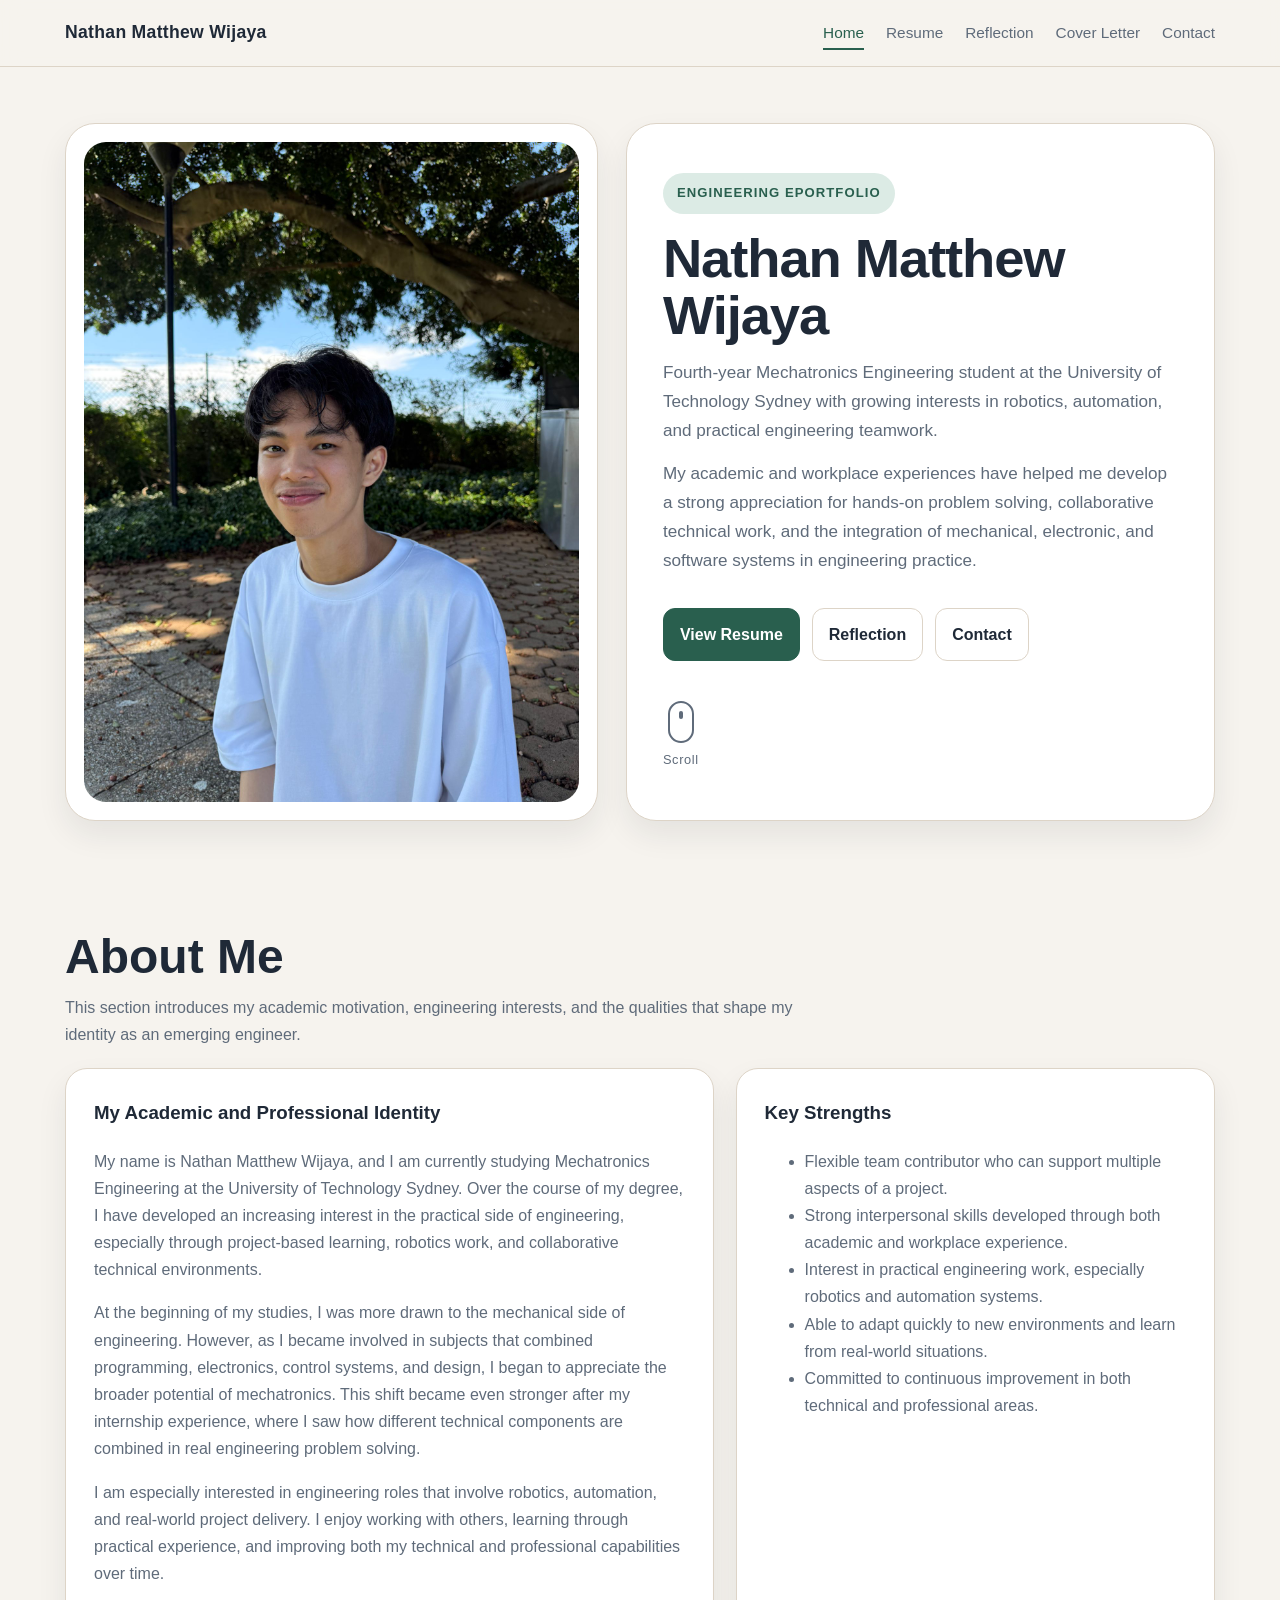
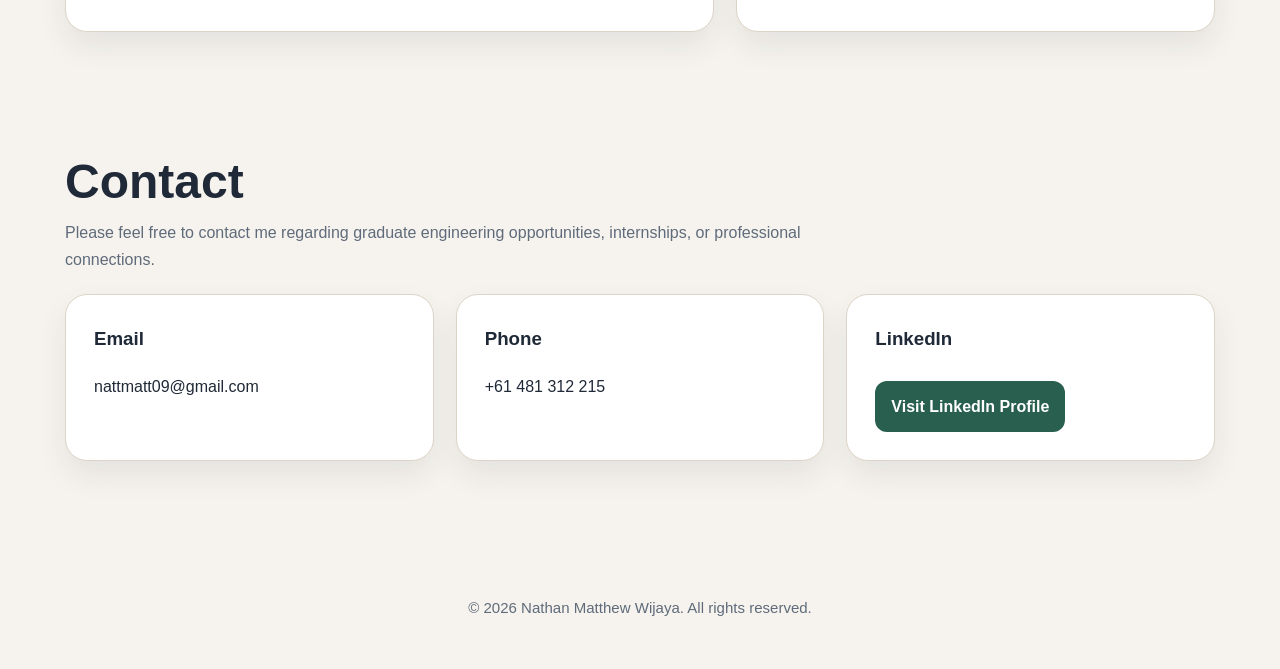
<file: index.html>
<!DOCTYPE html>
<html lang="en">
<head>
  <meta charset="UTF-8" />
  <meta name="viewport" content="width=device-width, initial-scale=1.0" />
  <title>Nathan Matthew Wijaya | Home</title>
  <link rel="stylesheet" href="style.css" />
</head>
<body>
  <header class="navbar">
    <div class="nav-inner">
      <div class="brand">Nathan Matthew Wijaya</div>
      <nav class="nav-links">
        <a href="index.html" class="active">Home</a>
        <a href="resume.html">Resume</a>
        <a href="reflection.html">Reflection</a>
        <a href="cover-letter.html">Cover Letter</a>
        <a href="contact.html">Contact</a>
      </nav>
    </div>
  </header>

  <main>
    <section class="hero">
      <div class="container">
        <div class="hero-grid">
          <div class="hero-photo reveal">
            <img src="profile.jpeg" alt="Nathan Matthew Wijaya portrait" />
          </div>

          <div class="hero-text reveal delay-1">
            <span class="kicker">Engineering ePortfolio</span>
            <h1>Nathan Matthew Wijaya</h1>
            <p>
              Fourth-year Mechatronics Engineering student at the University of Technology Sydney with growing interests in robotics, automation, and practical engineering teamwork.
            </p>
            <p>
              My academic and workplace experiences have helped me develop a strong appreciation for hands-on problem solving, collaborative technical work, and the integration of mechanical, electronic, and software systems in engineering practice.
            </p>

            <div class="hero-actions">
              <a href="resume.html" class="btn btn-primary">View Resume</a>
              <a href="reflection.html" class="btn">Reflection</a>
              <a href="#home-contact" class="btn">Contact</a>
            </div>

            <div class="scroll-indicator reveal delay-2">
              <a href="#about-section">
                <div class="mouse"></div>
                <span>Scroll</span>
              </a>
            </div>
          </div>
        </div>
      </div>
    </section>

    <section id="about-section" class="section">
      <div class="container">
        <div class="page-header reveal">
          <h1>About Me</h1>
          <p>
            This section introduces my academic motivation, engineering interests, and the qualities that shape my identity as an emerging engineer.
          </p>
        </div>

        <div class="two-col">
          <div class="card reveal delay-1">
            <h3>My Academic and Professional Identity</h3>
            <p class="muted">
              My name is Nathan Matthew Wijaya, and I am currently studying Mechatronics Engineering at the University of Technology Sydney. Over the course of my degree, I have developed an increasing interest in the practical side of engineering, especially through project-based learning, robotics work, and collaborative technical environments.
            </p>
            <p class="muted">
              At the beginning of my studies, I was more drawn to the mechanical side of engineering. However, as I became involved in subjects that combined programming, electronics, control systems, and design, I began to appreciate the broader potential of mechatronics. This shift became even stronger after my internship experience, where I saw how different technical components are combined in real engineering problem solving.
            </p>
            <p class="muted">
              I am especially interested in engineering roles that involve robotics, automation, and real-world project delivery. I enjoy working with others, learning through practical experience, and improving both my technical and professional capabilities over time.
            </p>
          </div>

          <div class="card reveal delay-2">
            <h3>Key Strengths</h3>
            <ul class="muted">
              <li>Flexible team contributor who can support multiple aspects of a project.</li>
              <li>Strong interpersonal skills developed through both academic and workplace experience.</li>
              <li>Interest in practical engineering work, especially robotics and automation systems.</li>
              <li>Able to adapt quickly to new environments and learn from real-world situations.</li>
              <li>Committed to continuous improvement in both technical and professional areas.</li>
            </ul>
          </div>
        </div>
      </div>
    </section>

    <section id="home-contact" class="section">
      <div class="container">
        <div class="page-header reveal">
          <h1>Contact</h1>
          <p>
            Please feel free to contact me regarding graduate engineering opportunities, internships, or professional connections.
          </p>
        </div>

        <div class="contact-grid">
          <div class="card reveal delay-1">
            <h3>Email</h3>
            <a href="mailto:nattmatt09@gmail.com">nattmatt09@gmail.com</a>
          </div>

          <div class="card reveal delay-2">
            <h3>Phone</h3>
            <a href="tel:+61481312215">+61 481 312 215</a>
          </div>

          <div class="card reveal delay-3">
            <h3>LinkedIn</h3>
            <a href="https://www.linkedin.com/in/nathanboingg/" target="_blank" class="linkedin-button">Visit LinkedIn Profile</a>
          </div>
        </div>
      </div>
    </section>
  </main>

  <footer class="reveal delay-3">
    © 2026 Nathan Matthew Wijaya. All rights reserved.
  </footer>

  <script src="script.js"></script>
</body>
</html>
</file>
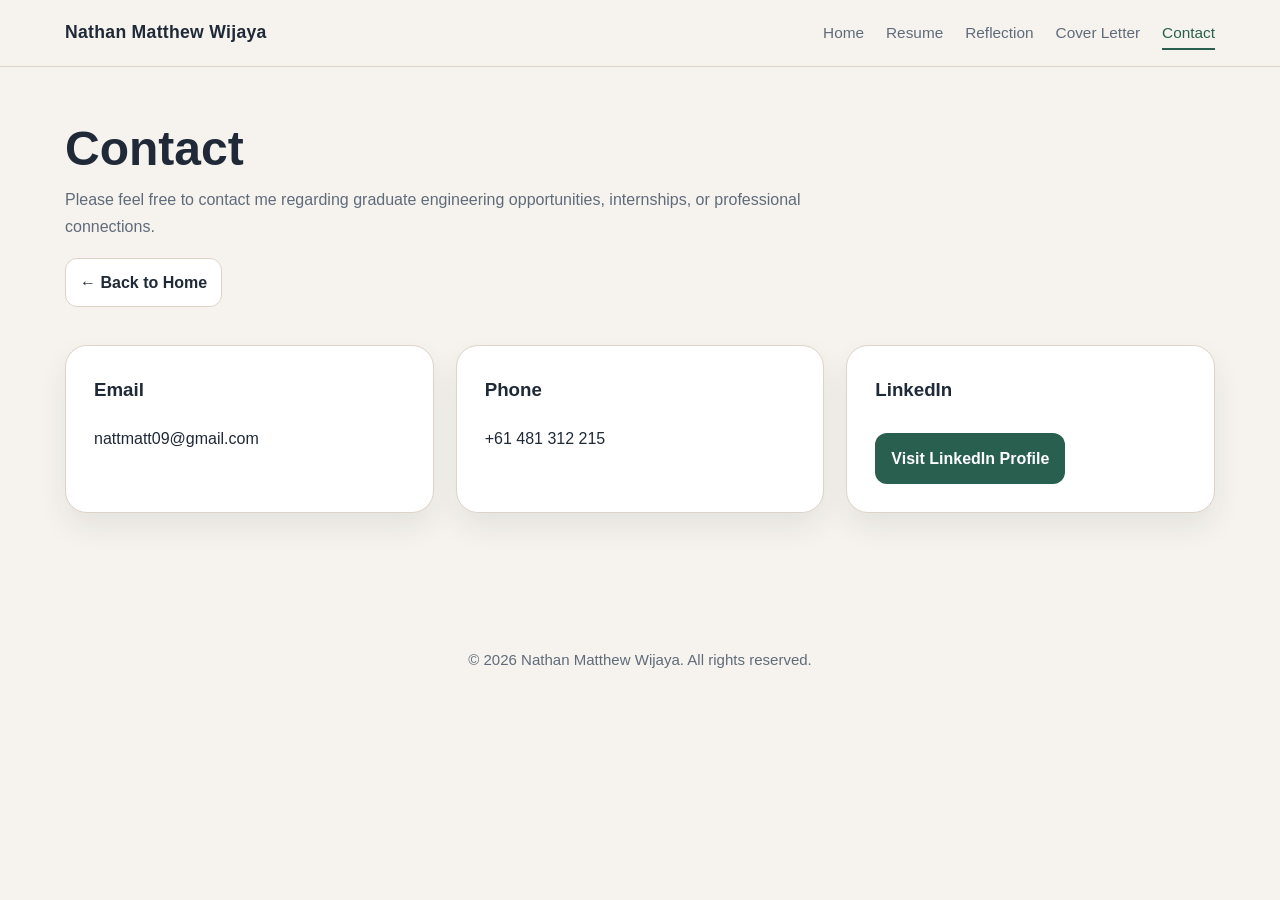
<file: contact.html>
<!DOCTYPE html>
<html lang="en">
<head>
  <meta charset="UTF-8" />
  <meta name="viewport" content="width=device-width, initial-scale=1.0" />
  <title>Nathan Matthew Wijaya | Contact</title>
  <link rel="stylesheet" href="style.css" />
</head>
<body>
  <header class="navbar">
    <div class="nav-inner">
      <div class="brand">Nathan Matthew Wijaya</div>
      <nav class="nav-links">
        <a href="index.html">Home</a>
        <a href="resume.html">Resume</a>
        <a href="reflection.html">Reflection</a>
        <a href="cover-letter.html">Cover Letter</a>
        <a href="contact.html" class="active">Contact</a>
      </nav>
    </div>
  </header>

  <main class="container">
    <div class="page-header reveal">
      <h1>Contact</h1>
      <p>
        Please feel free to contact me regarding graduate engineering opportunities, internships, or professional connections.
      </p>
      <a href="index.html" class="back-home">← Back to Home</a>
    </div>

    <section class="section">
      <div class="contact-grid">
        <div class="card reveal delay-1">
          <h3>Email</h3>
          <a href="mailto:nattmatt09@gmail.com">nattmatt09@gmail.com</a>
        </div>

        <div class="card reveal delay-2">
          <h3>Phone</h3>
          <a href="tel:+61481312215">+61 481 312 215</a>
        </div>

        <div class="card reveal delay-3">
          <h3>LinkedIn</h3>
          <a href="https://www.linkedin.com/in/nathanboingg/" target="_blank" class="linkedin-button">Visit LinkedIn Profile</a>
        </div>
      </div>
    </section>
  </main>

  <footer class="reveal delay-4">
    © 2026 Nathan Matthew Wijaya. All rights reserved.
  </footer>

  <script src="script.js"></script>
</body>
</html>
</file>
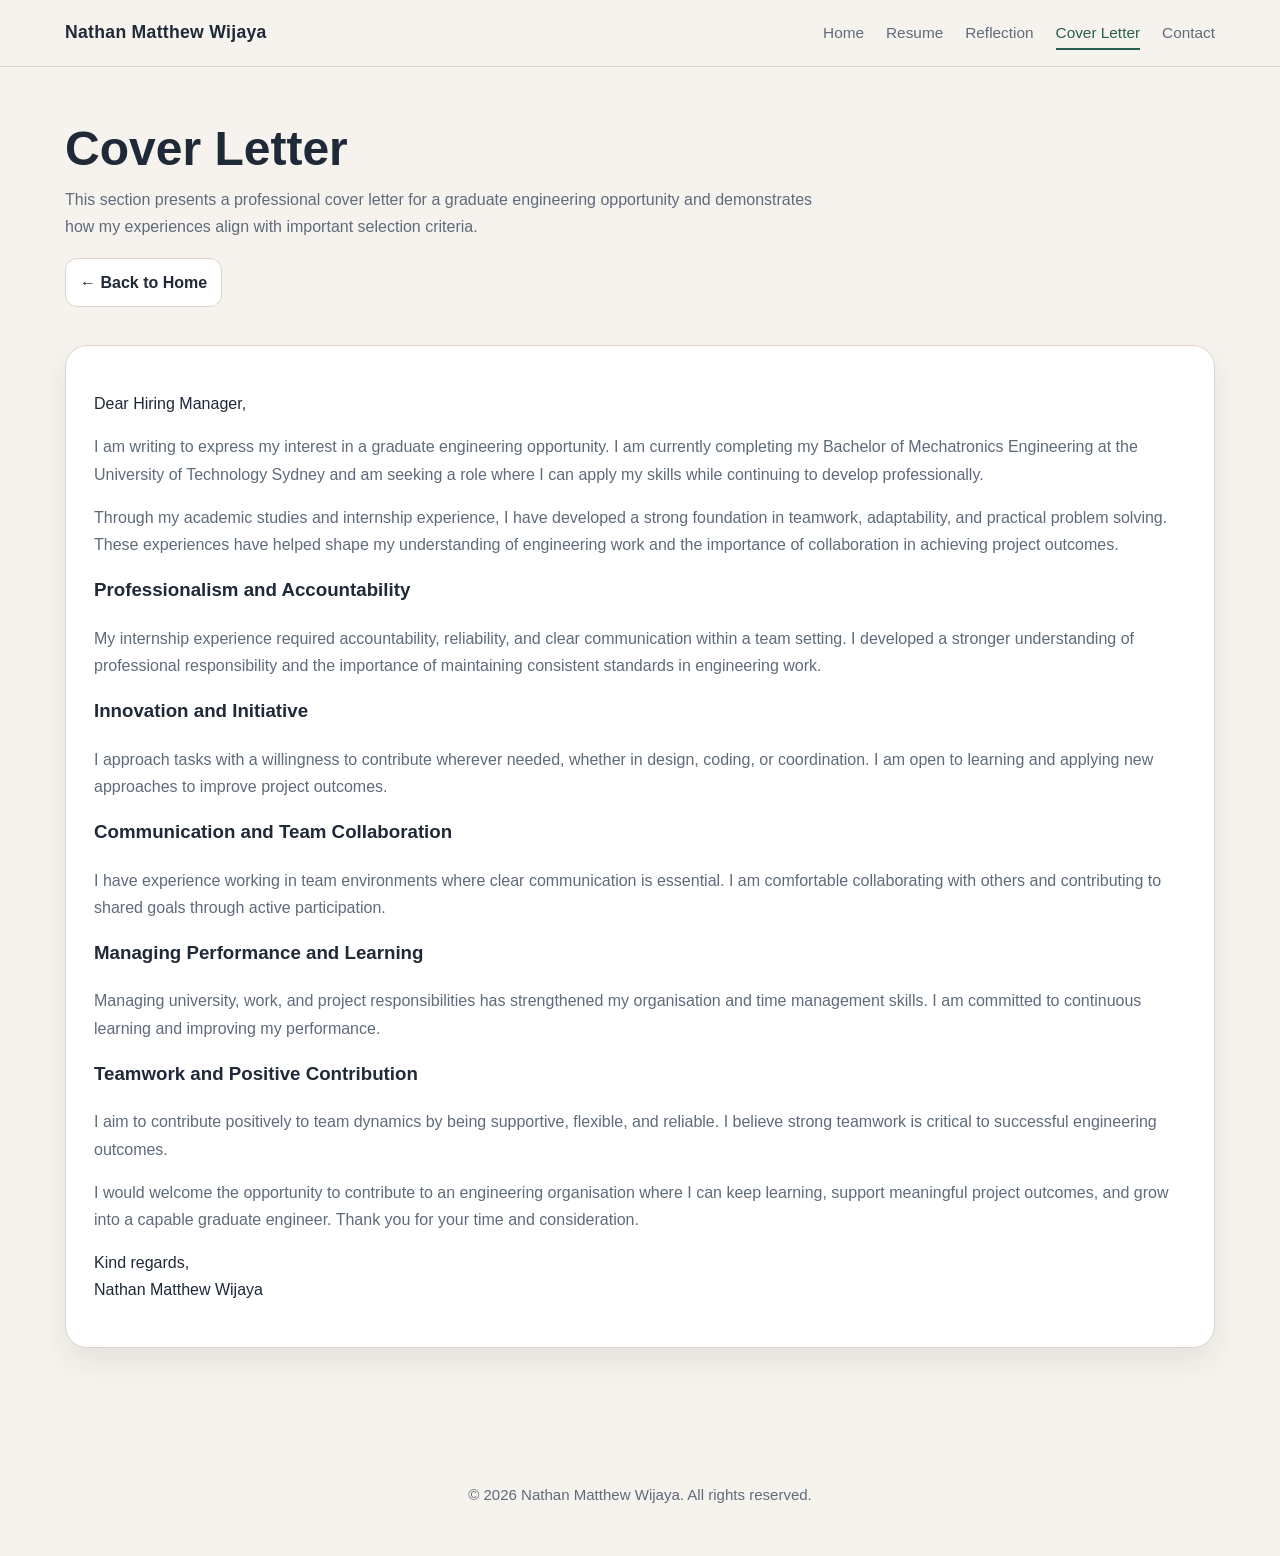
<file: cover-letter.html>
<!DOCTYPE html>
<html lang="en">
<head>
  <meta charset="UTF-8" />
  <meta name="viewport" content="width=device-width, initial-scale=1.0" />
  <title>Nathan Matthew Wijaya | Cover Letter</title>
  <link rel="stylesheet" href="style.css" />
</head>
<body>
  <header class="navbar">
    <div class="nav-inner">
      <div class="brand">Nathan Matthew Wijaya</div>
      <nav class="nav-links">
        <a href="index.html">Home</a>
        <a href="resume.html">Resume</a>
        <a href="reflection.html">Reflection</a>
        <a href="cover-letter.html" class="active">Cover Letter</a>
        <a href="contact.html">Contact</a>
      </nav>
    </div>
  </header>

  <main class="container">
    <div class="page-header reveal">
      <h1>Cover Letter</h1>
      <p>
        This section presents a professional cover letter for a graduate engineering opportunity and demonstrates how my experiences align with important selection criteria.
      </p>
      <a href="index.html" class="back-home">← Back to Home</a>
    </div>

    <section class="section">
      <div class="card reveal delay-1">
        <p>Dear Hiring Manager,</p>

        <p class="muted">
          I am writing to express my interest in a graduate engineering opportunity. I am currently completing my Bachelor of Mechatronics Engineering at the University of Technology Sydney and am seeking a role where I can apply my skills while continuing to develop professionally.
        </p>

        <p class="muted">
          Through my academic studies and internship experience, I have developed a strong foundation in teamwork, adaptability, and practical problem solving. These experiences have helped shape my understanding of engineering work and the importance of collaboration in achieving project outcomes.
        </p>

        <h3>Professionalism and Accountability</h3>
        <p class="muted">
          My internship experience required accountability, reliability, and clear communication within a team setting. I developed a stronger understanding of professional responsibility and the importance of maintaining consistent standards in engineering work.
        </p>

        <h3>Innovation and Initiative</h3>
        <p class="muted">
          I approach tasks with a willingness to contribute wherever needed, whether in design, coding, or coordination. I am open to learning and applying new approaches to improve project outcomes.
        </p>

        <h3>Communication and Team Collaboration</h3>
        <p class="muted">
          I have experience working in team environments where clear communication is essential. I am comfortable collaborating with others and contributing to shared goals through active participation.
        </p>

        <h3>Managing Performance and Learning</h3>
        <p class="muted">
          Managing university, work, and project responsibilities has strengthened my organisation and time management skills. I am committed to continuous learning and improving my performance.
        </p>

        <h3>Teamwork and Positive Contribution</h3>
        <p class="muted">
          I aim to contribute positively to team dynamics by being supportive, flexible, and reliable. I believe strong teamwork is critical to successful engineering outcomes.
        </p>

        <p class="muted">
          I would welcome the opportunity to contribute to an engineering organisation where I can keep learning, support meaningful project outcomes, and grow into a capable graduate engineer. Thank you for your time and consideration.
        </p>

        <p>Kind regards,<br>Nathan Matthew Wijaya</p>
      </div>
    </section>
  </main>

  <footer class="reveal delay-3">
    © 2026 Nathan Matthew Wijaya. All rights reserved.
  </footer>

  <script src="script.js"></script>
</body>
</html>
</file>
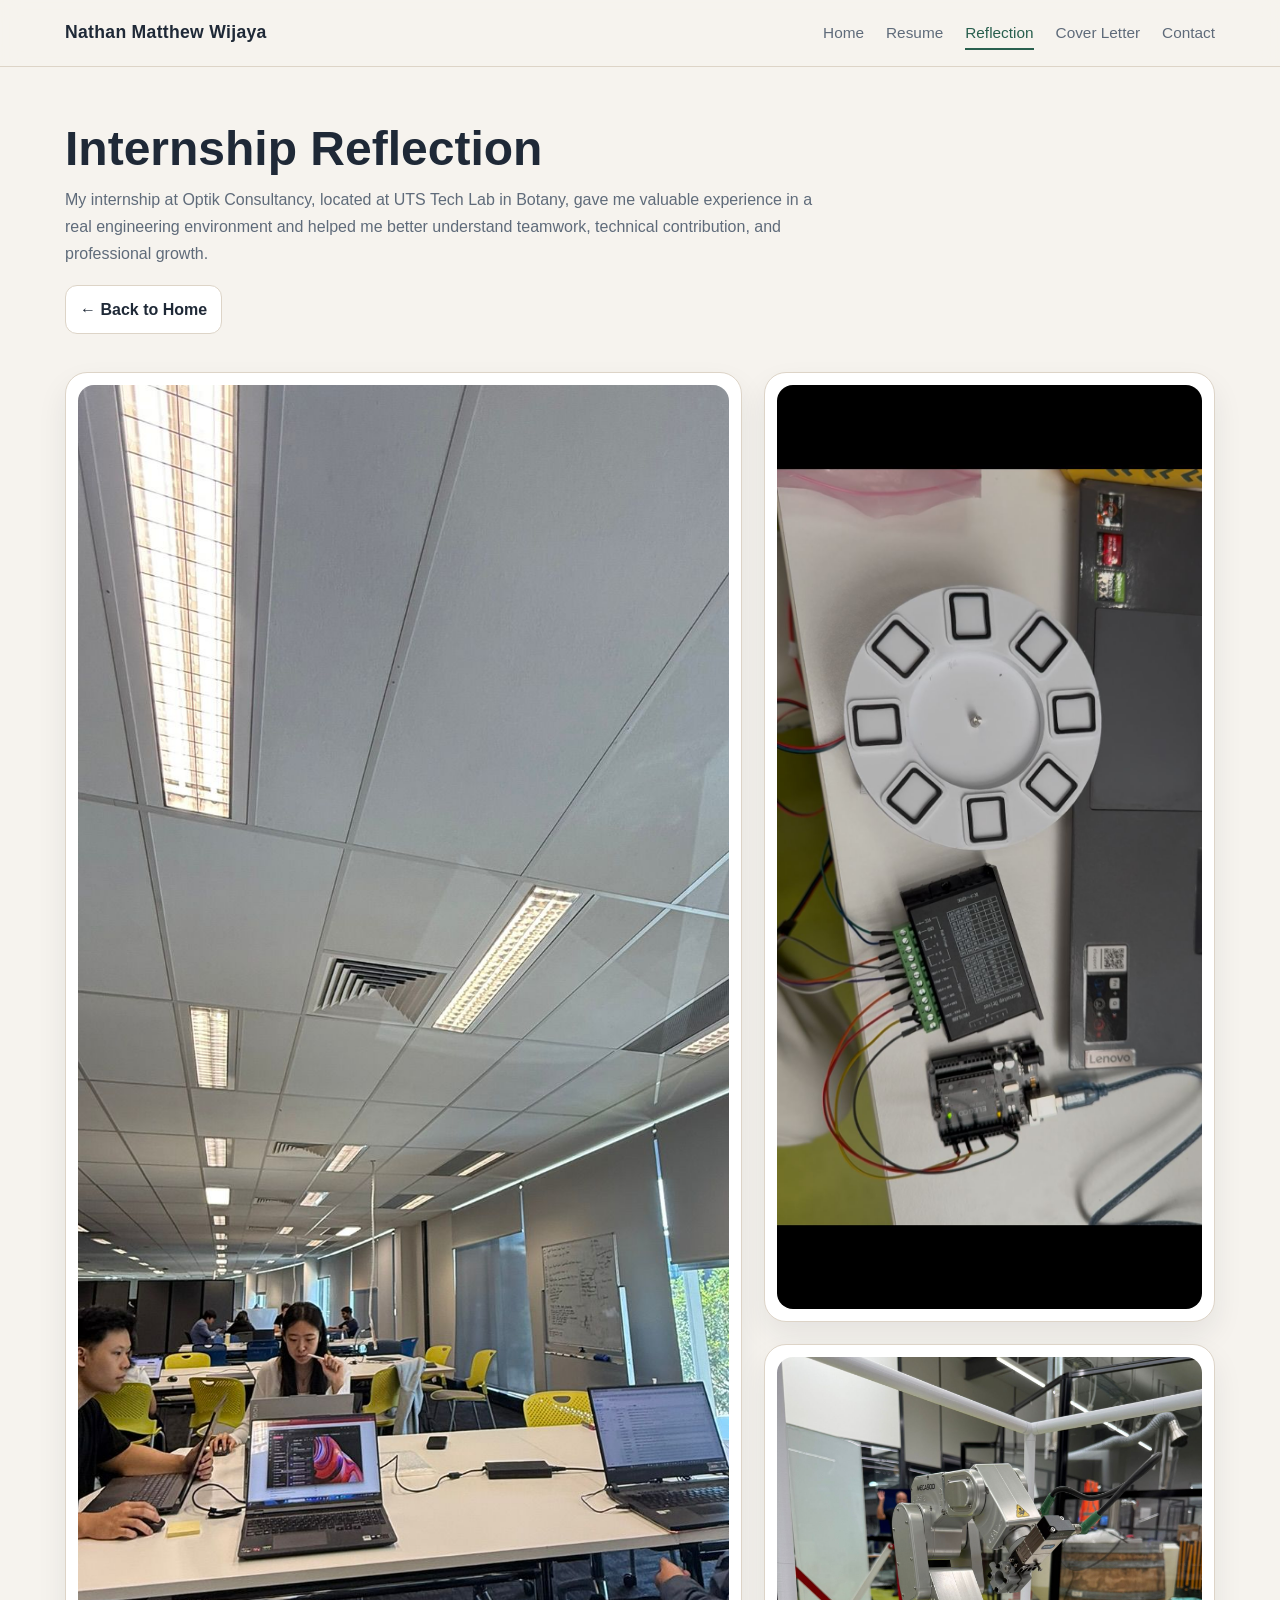
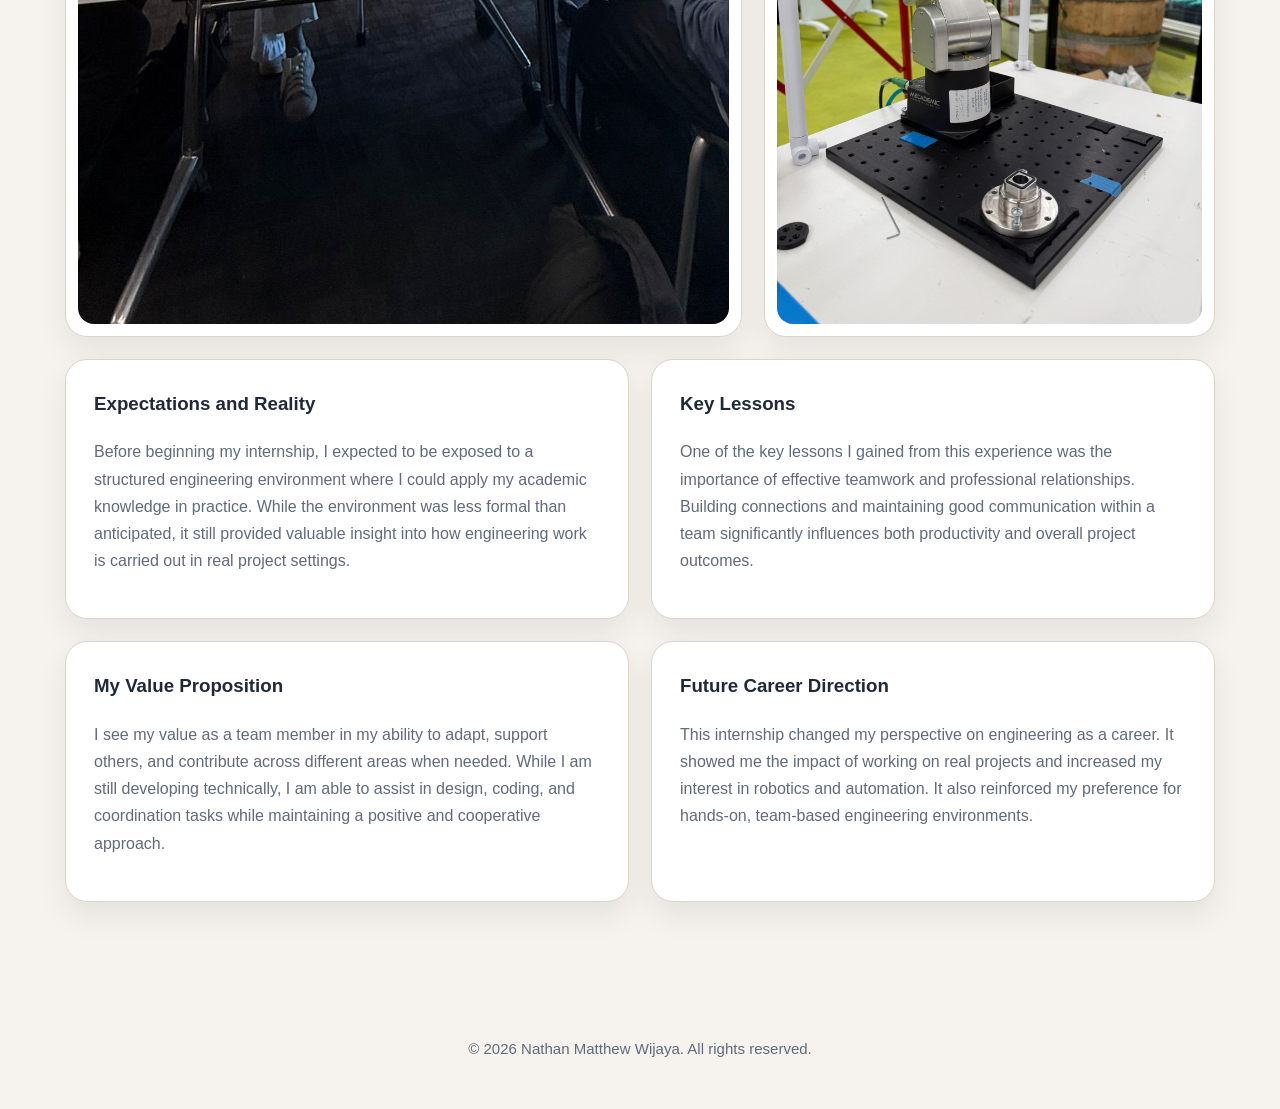
<file: reflection.html>
<!DOCTYPE html>
<html lang="en">
<head>
  <meta charset="UTF-8" />
  <meta name="viewport" content="width=device-width, initial-scale=1.0" />
  <title>Nathan Matthew Wijaya | Reflection</title>
  <link rel="stylesheet" href="style.css" />
</head>
<body>
  <header class="navbar">
    <div class="nav-inner">
      <div class="brand">Nathan Matthew Wijaya</div>
      <nav class="nav-links">
        <a href="index.html">Home</a>
        <a href="resume.html">Resume</a>
        <a href="reflection.html" class="active">Reflection</a>
        <a href="cover-letter.html">Cover Letter</a>
        <a href="contact.html">Contact</a>
      </nav>
    </div>
  </header>

  <main class="container">
    <div class="page-header reveal">
      <h1>Internship Reflection</h1>
      <p>
        My internship at Optik Consultancy, located at UTS Tech Lab in Botany, gave me valuable experience in a real engineering environment and helped me better understand teamwork, technical contribution, and professional growth.
      </p>
      <a href="index.html" class="back-home">← Back to Home</a>
    </div>

    <section class="section">
      <div class="reflection-gallery">
        <div class="image-card image-large reveal delay-1">
          <img src="reflection-1.jpeg" alt="Robot arm internship project" />
        </div>
        <div class="gallery-right">
          <div class="image-card image-small reveal delay-2">
            <img src="reflection-2.jpeg" alt="Electronics and project setup" />
          </div>
          <div class="image-card image-small reveal delay-3">
            <img src="reflection-3.jpeg" alt="Team internship workspace" />
          </div>
        </div>
      </div>

      <div class="reflection-cards">
        <div class="card reveal delay-1">
          <h3>Expectations and Reality</h3>
          <p class="muted">
            Before beginning my internship, I expected to be exposed to a structured engineering environment where I could apply my academic knowledge in practice. While the environment was less formal than anticipated, it still provided valuable insight into how engineering work is carried out in real project settings.
          </p>
        </div>

        <div class="card reveal delay-2">
          <h3>Key Lessons</h3>
          <p class="muted">
            One of the key lessons I gained from this experience was the importance of effective teamwork and professional relationships. Building connections and maintaining good communication within a team significantly influences both productivity and overall project outcomes.
          </p>
        </div>

        <div class="card reveal delay-3">
          <h3>My Value Proposition</h3>
          <p class="muted">
            I see my value as a team member in my ability to adapt, support others, and contribute across different areas when needed. While I am still developing technically, I am able to assist in design, coding, and coordination tasks while maintaining a positive and cooperative approach.
          </p>
        </div>

        <div class="card reveal delay-4">
          <h3>Future Career Direction</h3>
          <p class="muted">
            This internship changed my perspective on engineering as a career. It showed me the impact of working on real projects and increased my interest in robotics and automation. It also reinforced my preference for hands-on, team-based engineering environments.
          </p>
        </div>
      </div>
    </section>
  </main>

  <footer class="reveal delay-4">
    © 2026 Nathan Matthew Wijaya. All rights reserved.
  </footer>

  <script src="script.js"></script>
</body>
</html>
</file>
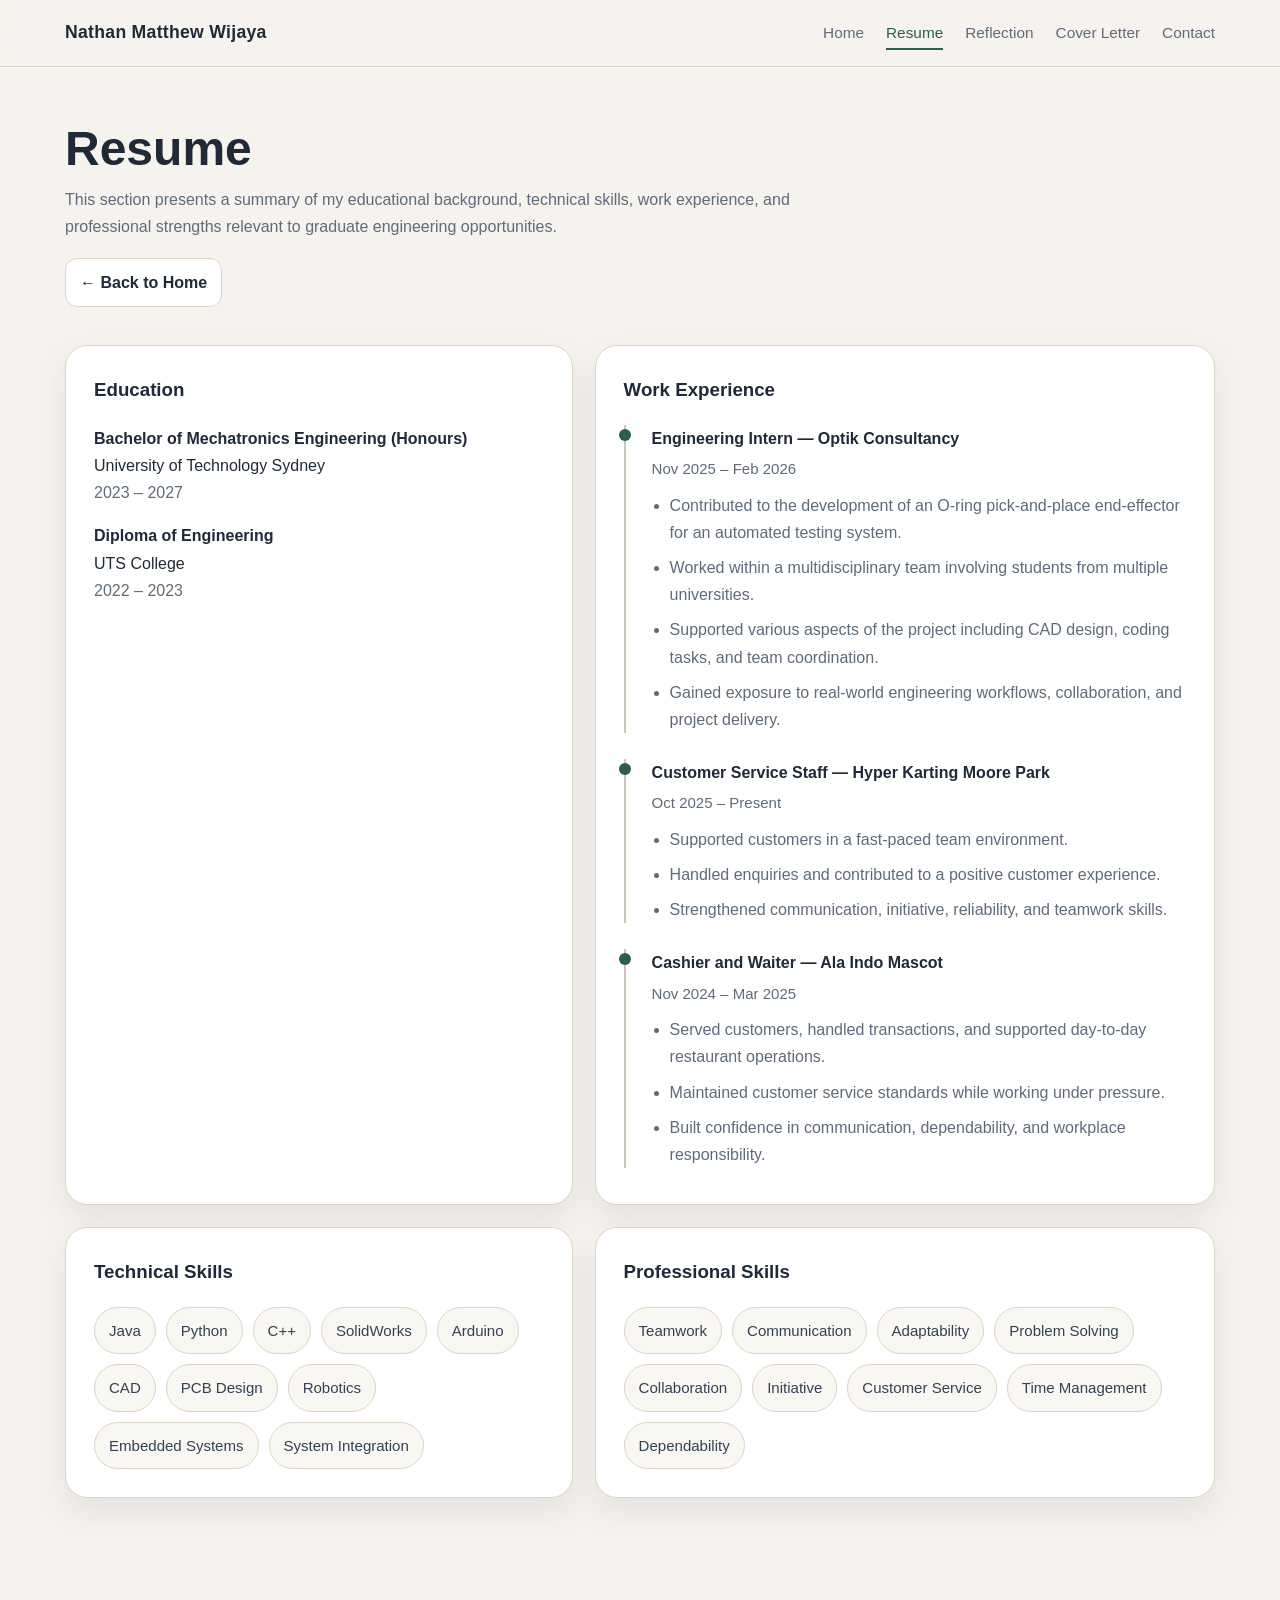
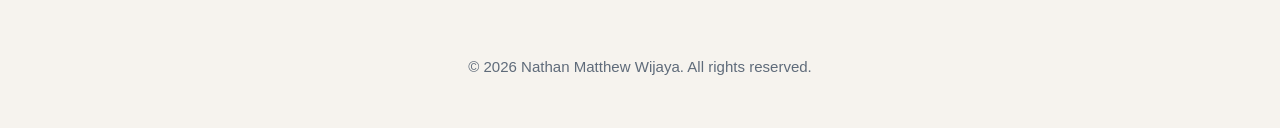
<file: resume.html>
<!DOCTYPE html>
<html lang="en">
<head>
  <meta charset="UTF-8" />
  <meta name="viewport" content="width=device-width, initial-scale=1.0" />
  <title>Nathan Matthew Wijaya | Resume</title>
  <link rel="stylesheet" href="style.css" />
</head>
<body>
  <header class="navbar">
    <div class="nav-inner">
      <div class="brand">Nathan Matthew Wijaya</div>
      <nav class="nav-links">
        <a href="index.html">Home</a>
        <a href="resume.html" class="active">Resume</a>
        <a href="reflection.html">Reflection</a>
        <a href="cover-letter.html">Cover Letter</a>
        <a href="contact.html">Contact</a>
      </nav>
    </div>
  </header>

  <main class="container">
    <div class="page-header reveal">
      <h1>Resume</h1>
      <p>
        This section presents a summary of my educational background, technical skills, work experience, and professional strengths relevant to graduate engineering opportunities.
      </p>
      <a href="index.html" class="back-home">← Back to Home</a>
    </div>

    <section class="section">
      <div class="resume-layout">
        <div class="card reveal delay-1">
          <h3>Education</h3>
          <p>
            <strong>Bachelor of Mechatronics Engineering (Honours)</strong><br>
            University of Technology Sydney<br>
            <span class="muted">2023 – 2027</span>
          </p>
          <p>
            <strong>Diploma of Engineering</strong><br>
            UTS College<br>
            <span class="muted">2022 – 2023</span>
          </p>
        </div>

        <div class="card reveal delay-2">
          <h3>Work Experience</h3>

          <div class="timeline-item">
            <h4>Engineering Intern — Optik Consultancy</h4>
            <div class="timeline-meta">Nov 2025 – Feb 2026</div>
            <ul>
              <li>Contributed to the development of an O-ring pick-and-place end-effector for an automated testing system.</li>
              <li>Worked within a multidisciplinary team involving students from multiple universities.</li>
              <li>Supported various aspects of the project including CAD design, coding tasks, and team coordination.</li>
              <li>Gained exposure to real-world engineering workflows, collaboration, and project delivery.</li>
            </ul>
          </div>

          <div class="timeline-item">
            <h4>Customer Service Staff — Hyper Karting Moore Park</h4>
            <div class="timeline-meta">Oct 2025 – Present</div>
            <ul>
              <li>Supported customers in a fast-paced team environment.</li>
              <li>Handled enquiries and contributed to a positive customer experience.</li>
              <li>Strengthened communication, initiative, reliability, and teamwork skills.</li>
            </ul>
          </div>

          <div class="timeline-item">
            <h4>Cashier and Waiter — Ala Indo Mascot</h4>
            <div class="timeline-meta">Nov 2024 – Mar 2025</div>
            <ul>
              <li>Served customers, handled transactions, and supported day-to-day restaurant operations.</li>
              <li>Maintained customer service standards while working under pressure.</li>
              <li>Built confidence in communication, dependability, and workplace responsibility.</li>
            </ul>
          </div>
        </div>
      </div>

      <div class="resume-layout">
        <div class="card reveal delay-3">
          <h3>Technical Skills</h3>
          <div class="skill-group">
            <span class="skill-pill">Java</span>
            <span class="skill-pill">Python</span>
            <span class="skill-pill">C++</span>
            <span class="skill-pill">SolidWorks</span>
            <span class="skill-pill">Arduino</span>
            <span class="skill-pill">CAD</span>
            <span class="skill-pill">PCB Design</span>
            <span class="skill-pill">Robotics</span>
            <span class="skill-pill">Embedded Systems</span>
            <span class="skill-pill">System Integration</span>
          </div>
        </div>

        <div class="card reveal delay-4">
          <h3>Professional Skills</h3>
          <div class="skill-group">
            <span class="skill-pill">Teamwork</span>
            <span class="skill-pill">Communication</span>
            <span class="skill-pill">Adaptability</span>
            <span class="skill-pill">Problem Solving</span>
            <span class="skill-pill">Collaboration</span>
            <span class="skill-pill">Initiative</span>
            <span class="skill-pill">Customer Service</span>
            <span class="skill-pill">Time Management</span>
            <span class="skill-pill">Dependability</span>
          </div>
        </div>
      </div>
    </section>
  </main>

  <footer class="reveal delay-4">
    © 2026 Nathan Matthew Wijaya. All rights reserved.
  </footer>

  <script src="script.js"></script>
</body>
</html>
</file>
<file: style.css>
:root {
  --bg: #f6f3ee;
  --panel: #ffffff;
  --panel-2: #f9f7f2;
  --text: #1f2937;
  --muted: #5f6b7a;
  --line: #ddd4c7;
  --accent: #295f4e;
  --accent-soft: #dcebe5;
  --shadow: 0 14px 30px rgba(31, 41, 55, 0.08);
  --radius: 22px;
  --max: 1150px;
}

* {
  box-sizing: border-box;
}

html {
  scroll-behavior: smooth;
}

body {
  margin: 0;
  font-family: Arial, Helvetica, sans-serif;
  background: var(--bg);
  color: var(--text);
  line-height: 1.7;
}

img {
  max-width: 100%;
  display: block;
}

a {
  text-decoration: none;
  color: inherit;
}

.container {
  width: min(var(--max), calc(100% - 40px));
  margin: 0 auto;
}

.navbar {
  position: sticky;
  top: 0;
  z-index: 999;
  background: rgba(246, 243, 238, 0.95);
  backdrop-filter: blur(10px);
  border-bottom: 1px solid var(--line);
}

.nav-inner {
  width: min(var(--max), calc(100% - 40px));
  margin: 0 auto;
  padding: 18px 0;
  display: flex;
  align-items: center;
  justify-content: space-between;
  gap: 20px;
}

.brand {
  font-weight: 700;
  font-size: 1.1rem;
  letter-spacing: 0.3px;
}

.nav-links {
  display: flex;
  gap: 22px;
  flex-wrap: wrap;
}

.nav-links a {
  color: var(--muted);
  font-size: 0.96rem;
  position: relative;
  transition: color 0.2s ease;
}

.nav-links a::after {
  content: "";
  position: absolute;
  left: 0;
  bottom: -4px;
  width: 0;
  height: 2px;
  background: var(--accent);
  transition: width 0.25s ease;
}

.nav-links a:hover,
.nav-links a.active {
  color: var(--accent);
}

.nav-links a:hover::after,
.nav-links a.active::after {
  width: 100%;
}

.page-header {
  padding: 56px 0 20px;
}

.page-header h1 {
  font-size: 3rem;
  margin: 0 0 10px;
  line-height: 1.1;
}

.page-header p {
  margin: 0;
  max-width: 760px;
  color: var(--muted);
}

.hero {
  padding: 56px 0 36px;
}

.hero-grid {
  display: grid;
  grid-template-columns: 0.95fr 1.05fr;
  gap: 28px;
  align-items: stretch;
}

.hero-photo,
.hero-text,
.card,
.image-card {
  background: var(--panel);
  border-radius: 30px;
  box-shadow: var(--shadow);
  border: 1px solid var(--line);
  transition: transform 0.28s ease, box-shadow 0.28s ease;
}

.hero-photo:hover,
.hero-text:hover,
.card:hover,
.image-card:hover {
  transform: translateY(-4px);
  box-shadow: 0 18px 34px rgba(31, 41, 55, 0.12);
}

.hero-photo {
  padding: 18px;
  overflow: hidden;
}

.hero-photo img {
  width: 100%;
  height: 100%;
  min-height: 470px;
  object-fit: cover;
  border-radius: 22px;
  transition: transform 0.4s ease;
}

.hero-photo:hover img,
.image-card:hover img {
  transform: scale(1.03);
}

.hero-text {
  padding: 36px;
  display: flex;
  flex-direction: column;
  justify-content: center;
}

.kicker {
  display: inline-block;
  width: fit-content;
  padding: 9px 14px;
  border-radius: 999px;
  background: var(--accent-soft);
  color: var(--accent);
  font-size: 0.82rem;
  font-weight: 700;
  text-transform: uppercase;
  letter-spacing: 0.08em;
  margin-bottom: 16px;
}

.hero-text h1 {
  margin: 0 0 14px;
  font-size: 3.4rem;
  line-height: 1.05;
  letter-spacing: -1.1px;
}

.hero-text p {
  color: var(--muted);
  font-size: 1.07rem;
  margin: 0 0 14px;
  max-width: 640px;
}

.hero-actions {
  display: flex;
  gap: 12px;
  flex-wrap: wrap;
  margin-top: 18px;
}

.btn {
  display: inline-flex;
  align-items: center;
  justify-content: center;
  padding: 12px 16px;
  border-radius: 12px;
  font-weight: 600;
  border: 1px solid var(--line);
  background: white;
  color: var(--text);
  transition: transform 0.22s ease, box-shadow 0.22s ease, background 0.22s ease;
}

.btn:hover {
  transform: translateY(-2px);
  box-shadow: 0 8px 18px rgba(31, 41, 55, 0.08);
}

.btn-primary {
  background: var(--accent);
  color: white;
  border-color: var(--accent);
}

.back-home {
  display: inline-flex;
  align-items: center;
  gap: 8px;
  margin-top: 18px;
  padding: 10px 14px;
  border-radius: 12px;
  border: 1px solid var(--line);
  background: white;
  color: var(--text);
  font-weight: 600;
  transition: transform 0.22s ease, box-shadow 0.22s ease, background 0.22s ease;
}

.back-home:hover {
  transform: translateY(-2px);
  box-shadow: 0 8px 18px rgba(31, 41, 55, 0.08);
  color: var(--accent);
}

main {
  padding-bottom: 60px;
}

.section {
  padding: 18px 0 50px;
}

.card {
  padding: 28px;
  border-radius: var(--radius);
}

.card h2,
.card h3 {
  margin-top: 0;
}

.muted {
  color: var(--muted);
}

.two-col {
  display: grid;
  grid-template-columns: 1.15fr 0.85fr;
  gap: 22px;
}

.resume-layout,
.skills-layout,
.reflection-cards,
.contact-grid {
  display: grid;
  gap: 22px;
}

.resume-layout {
  grid-template-columns: 0.9fr 1.1fr;
  margin-bottom: 22px;
}

.skill-group {
  display: flex;
  flex-wrap: wrap;
  gap: 10px;
}

.skill-pill {
  padding: 10px 14px;
  border-radius: 999px;
  background: var(--panel-2);
  border: 1px solid var(--line);
  font-size: 0.94rem;
  color: #334155;
  transition: transform 0.2s ease, background 0.2s ease;
}

.skill-pill:hover {
  transform: translateY(-2px);
  background: #f2ede3;
}

.timeline-item {
  position: relative;
  padding-left: 26px;
  margin-bottom: 26px;
  border-left: 2px solid #cfc5b6;
}

.timeline-item:last-child {
  margin-bottom: 0;
}

.timeline-item::before {
  content: "";
  position: absolute;
  left: -7px;
  top: 4px;
  width: 12px;
  height: 12px;
  background: var(--accent);
  border-radius: 50%;
}

.timeline-item h4 {
  margin: 0 0 4px;
}

.timeline-meta {
  color: var(--muted);
  font-size: 0.94rem;
  margin-bottom: 10px;
}

.timeline-item ul {
  margin: 0;
  padding-left: 18px;
  color: var(--muted);
}

.timeline-item li {
  margin-bottom: 8px;
}

.reflection-gallery {
  display: grid;
  grid-template-columns: 1.2fr 0.8fr;
  gap: 22px;
  margin-bottom: 22px;
}

.gallery-right {
  display: grid;
  gap: 22px;
}

.image-card {
  padding: 12px;
  overflow: hidden;
  border-radius: var(--radius);
}

.image-card img {
  width: 100%;
  height: 100%;
  object-fit: cover;
  border-radius: 16px;
  transition: transform 0.4s ease;
}

.image-large {
  min-height: 470px;
}

.image-small {
  min-height: 224px;
}

.reflection-cards {
  grid-template-columns: repeat(2, 1fr);
}

.contact-grid {
  grid-template-columns: repeat(3, 1fr);
}

.linkedin-button {
  display: inline-block;
  margin-top: 8px;
  padding: 12px 16px;
  background: var(--accent);
  color: white !important;
  border-radius: 12px;
  font-weight: 600;
}

footer {
  padding: 24px 0 48px;
  text-align: center;
  color: var(--muted);
  font-size: 0.94rem;
}

/* Reveal animation */
.reveal {
  opacity: 0;
  transform: translateY(28px);
  transition: opacity 0.8s ease, transform 0.8s ease;
}

.reveal.show {
  opacity: 1;
  transform: translateY(0);
}

.reveal.delay-1 { transition-delay: 0.12s; }
.reveal.delay-2 { transition-delay: 0.24s; }
.reveal.delay-3 { transition-delay: 0.36s; }
.reveal.delay-4 { transition-delay: 0.48s; }

/* Scroll Down Indicator */
.scroll-indicator {
  margin-top: 40px;
  display: flex;
  justify-content: flex-start;
}

.scroll-indicator a {
  display: flex;
  flex-direction: column;
  align-items: center;
  color: var(--muted);
  font-size: 0.8rem;
  letter-spacing: 0.05em;
}

.mouse {
  width: 26px;
  height: 42px;
  border: 2px solid var(--muted);
  border-radius: 20px;
  position: relative;
  margin-bottom: 6px;
}

.mouse::before {
  content: "";
  width: 4px;
  height: 8px;
  background: var(--muted);
  position: absolute;
  top: 8px;
  left: 50%;
  transform: translateX(-50%);
  border-radius: 2px;
  animation: scrollAnim 1.5s infinite;
}

@keyframes scrollAnim {
  0% {
    opacity: 0;
    transform: translate(-50%, 0);
  }
  50% {
    opacity: 1;
    transform: translate(-50%, 8px);
  }
  100% {
    opacity: 0;
    transform: translate(-50%, 16px);
  }
}

@media (max-width: 950px) {
  .hero-grid,
  .two-col,
  .resume-layout,
  .skills-layout,
  .reflection-gallery,
  .reflection-cards,
  .contact-grid {
    grid-template-columns: 1fr;
  }

  .image-large,
  .image-small {
    min-height: 280px;
  }

  .hero-text h1,
  .page-header h1 {
    font-size: 2.4rem;
  }
}

@media (max-width: 640px) {
  .nav-inner {
    flex-direction: column;
    align-items: flex-start;
  }

  .nav-links {
    gap: 12px 16px;
  }

  .hero-photo img {
    min-height: 340px;
  }

  .hero-text {
    padding: 26px;
  }
}
</file>
